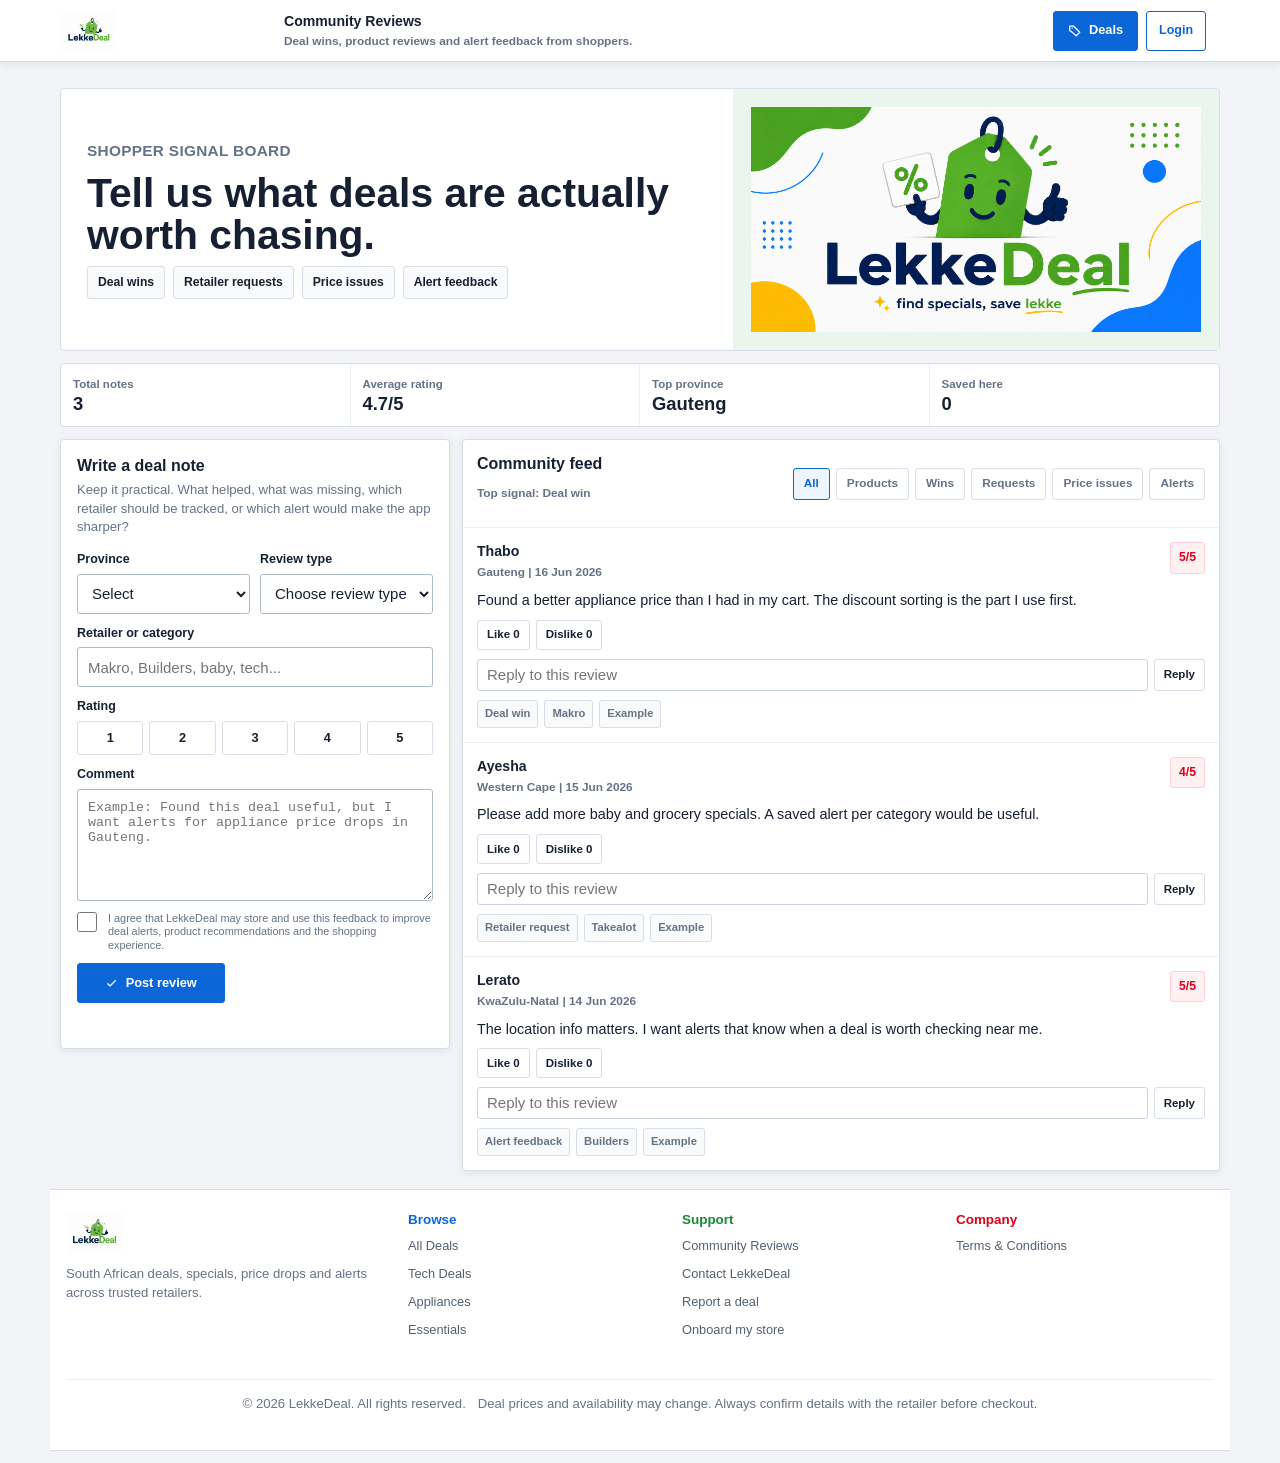
<file: reviews.html>
﻿<!doctype html>
<html lang="en">
  <head>
    <meta charset="UTF-8" />
    <meta name="viewport" content="width=device-width, initial-scale=1.0" />
    <meta
      name="description"
      content="Share feedback, deal wins, retailer requests and alert ideas with LekkeDeal's South African shopping community."
    />
    <meta name="robots" content="index, follow, max-image-preview:large" />
    <meta name="author" content="LekkeDeal" />
    <meta property="og:type" content="website" />
    <meta property="og:site_name" content="LekkeDeal" />
    <meta property="og:title" content="LekkeDeal Community Reviews" />
    <meta
      property="og:description"
      content="Tell LekkeDeal which specials, retailers and alerts South African shoppers want next."
    />
    <meta property="og:url" content="https://lekkedeal.co.za/reviews.html" />
    <meta
      property="og:image"
      content="https://lekkedeal.co.za/assets/banner.png"
    />
    <meta name="twitter:card" content="summary_large_image" />
    <title>LekkeDeal Community Reviews</title>
    <link rel="canonical" href="https://lekkedeal.co.za/reviews.html" />
    <link rel="icon" href="assets/favicon-32.png" type="image/png" sizes="32x32" />
    <link rel="apple-touch-icon" href="assets/apple-touch-icon.png" />
    <link rel="manifest" href="manifest.webmanifest" />
    <link rel="stylesheet" href="src/css/styles.css" />
  </head>
  <body class="reviews-page">
    <div class="review-app">
      <template data-html-partial="src/html/reviews-header.html"></template>

      <main class="review-shell">
        <section class="review-hero" aria-labelledby="reviewTitle">
          <div class="review-hero-copy">
            <p class="review-kicker">Shopper signal board</p>
            <h1 id="reviewTitle">
              Tell us what deals are actually worth chasing.
            </h1>
            <div class="review-hero-signals" aria-label="Review themes">
              <span>Deal wins</span>
              <span>Retailer requests</span>
              <span>Price issues</span>
              <span>Alert feedback</span>
            </div>
          </div>
          <div class="review-hero-art">
            <img src="assets/banner.png" alt="LekkeDeal shopping banner" />
          </div>
        </section>

        <section class="review-stats" aria-label="Community review stats">
          <article class="review-stat">
            <span>Total notes</span>
            <strong id="reviewTotal">0</strong>
          </article>
          <article class="review-stat">
            <span>Average rating</span>
            <strong id="reviewAverage">0/5</strong>
          </article>
          <article class="review-stat">
            <span>Top province</span>
            <strong id="reviewProvinceStat">South Africa</strong>
          </article>
          <article class="review-stat">
            <span>Saved here</span>
            <strong id="reviewSaved">0</strong>
          </article>
        </section>

        <section class="review-grid" aria-label="Community reviews">
          <aside class="review-panel" aria-labelledby="reviewFormTitle">
            <h2 id="reviewFormTitle">Write a deal note</h2>
            <p class="review-panel-copy">
              Keep it practical. What helped, what was missing, which retailer
              should be tracked, or which alert would make the app sharper?
            </p>
            <div class="review-context" id="reviewContext" hidden></div>

            <form class="review-form" id="reviewForm" novalidate>
              <input id="reviewDealId" name="dealId" type="hidden" />
              <input id="reviewProductKey" name="productKey" type="hidden" />
              <input id="reviewDealTitle" name="dealTitle" type="hidden" />
<div class="review-two-col">
                <label class="review-field">
                  <span>Province</span>
                  <select name="province" required>
                    <option value="">Select</option>
                    <option value="Eastern Cape">Eastern Cape</option>
                    <option value="Free State">Free State</option>
                    <option value="Gauteng">Gauteng</option>
                    <option value="KwaZulu-Natal">KwaZulu-Natal</option>
                    <option value="Limpopo">Limpopo</option>
                    <option value="Mpumalanga">Mpumalanga</option>
                    <option value="Northern Cape">Northern Cape</option>
                    <option value="North West">North West</option>
                    <option value="Western Cape">Western Cape</option>
                  </select>
                </label>

                <label class="review-field">
                  <span>Review type</span>
                  <select id="reviewType" name="type" required></select>
                </label>
              </div>

              <label class="review-field">
                <span>Retailer or category</span>
                <input
                  name="retailer"
                  type="text"
                  maxlength="42"
                  placeholder="Makro, Builders, baby, tech..."
                />
              </label>

              <div class="review-field">
                <span>Rating</span>
                <div
                  class="rating-row"
                  role="radiogroup"
                  aria-label="Rating out of 5"
                >
                  <label
                    ><input
                      type="radio"
                      name="rating"
                      value="1"
                      required
                    /><span>1</span></label
                  >
                  <label
                    ><input type="radio" name="rating" value="2" /><span
                      >2</span
                    ></label
                  >
                  <label
                    ><input type="radio" name="rating" value="3" /><span
                      >3</span
                    ></label
                  >
                  <label
                    ><input type="radio" name="rating" value="4" /><span
                      >4</span
                    ></label
                  >
                  <label
                    ><input type="radio" name="rating" value="5" /><span
                      >5</span
                    ></label
                  >
                </div>
              </div>

              <label class="review-field">
                <span>Comment</span>
                <textarea
                  name="comment"
                  maxlength="280"
                  placeholder="Example: Found this deal useful, but I want alerts for appliance price drops in Gauteng."
                  required
                ></textarea>
              </label>

              <label class="review-consent">
                <input name="consent" type="checkbox" required />
                <span
                  >I agree that LekkeDeal may store and use this feedback to
                  improve deal alerts, product recommendations and the shopping
                  experience.</span
                >
              </label>

              <button class="review-submit-button" type="submit">
                <svg class="ui-icon" aria-hidden="true">
                  <use href="#icon-check"></use>
                </svg>
                Post review
              </button>
              <p class="review-status" id="reviewStatus" aria-live="polite"></p>
            </form>
          </aside>

          <section class="review-feed" aria-labelledby="reviewFeedTitle">
            <div class="review-feed-header">
              <div>
                <h2 id="reviewFeedTitle">Community feed</h2>
                <p class="review-meta">
                  Top signal: <span id="reviewTopType">Deal wins</span>
                </p>
              </div>
              <div
                class="review-tabs"
                id="reviewTabs"
                aria-label="Review filters"
              ></div>
            </div>
            <div class="review-list" id="reviewList"></div>
          </section>
        </section>
      </main>

      <template data-html-partial="src/html/site-footer.html"></template>
    </div>

    <script src="runtime-config.js"></script>
    <script type="module" src="src/js/reviewsPageApplication.js"></script>
  </body>
</html>
</file>
<file: src/css/styles.css>
@import url("modules/foundation.css");
@import url("modules/catalog-and-filters.css");
@import url("modules/footer-and-modals.css");
@import url("modules/responsive-layout.css");
@import url("modules/hero-and-navigation.css");
@import url("modules/hero-stats-and-effects.css");
@import url("modules/brand-assets-and-forms.css");
@import url("modules/interaction-and-responsive-fixes.css");
@import url("modules/reviews.css");
@import url("modules/authentication.css");
@import url("modules/partner-offers.css");
</file>
